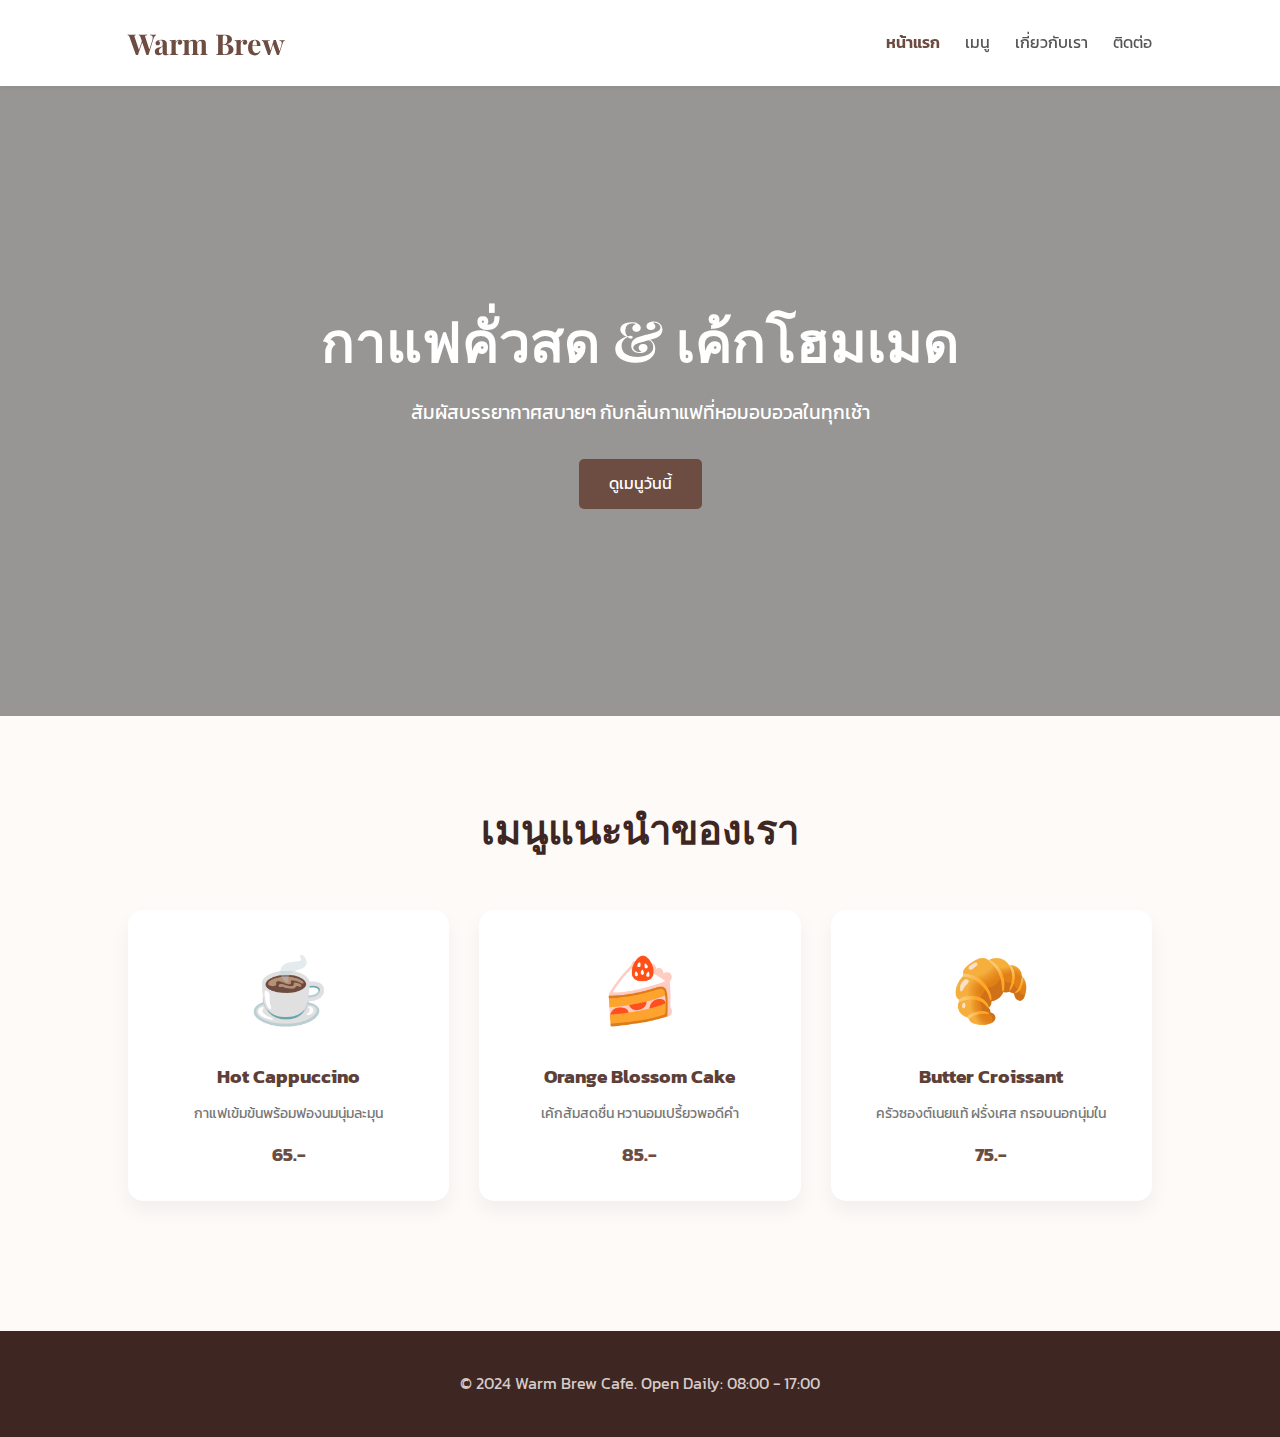
<file: index.html>
<!DOCTYPE html>
<html lang="th">
<head>
    <meta charset="UTF-8">
    <meta name="viewport" content="width=device-width, initial-scale=1.0">
    <title>Warm Brew & Bakery | Home</title>
    <link rel="stylesheet" href="home-style.css">
    <link href="https://fonts.googleapis.com/css2?family=Kanit:wght@300;400;600&family=Playfair+Display:ital,wght@0,700;1,700&display=swap" rel="stylesheet">
</head>
<body>

    <header class="navbar">
        <div class="logo">Warm Brew</div>
        <nav>
            <ul>
                <li><a href="#" class="active">หน้าแรก</a></li>
                <li><a href="#">เมนู</a></li>
                <li><a href="#">เกี่ยวกับเรา</a></li>
                <li><a href="#">ติดต่อ</a></li>
            </ul>
        </nav>
    </header>

    <section class="hero">
        <div class="hero-content">
            <h1>กาแฟคั่วสด & เค้กโฮมเมด</h1>
            <p>สัมผัสบรรยากาศสบายๆ กับกลิ่นกาแฟที่หอมอบอวลในทุกเช้า</p>
            <a href="#menu" class="btn">ดูเมนูวันนี้</a>
        </div>
    </section>

    <section id="menu" class="featured-menu">
        <h2>เมนูแนะนำของเรา</h2>
        <div class="menu-grid">
            <div class="menu-item">
                <div class="img-placeholder">☕</div>
                <h3>Hot Cappuccino</h3>
                <p>กาแฟเข้มข้นพร้อมฟองนมนุ่มละมุน</p>
                <span class="price">65.-</span>
            </div>
            <div class="menu-item">
                <div class="img-placeholder">🍰</div>
                <h3>Orange Blossom Cake</h3>
                <p>เค้กส้มสดชื่น หวานอมเปรี้ยวพอดีคำ</p>
                <span class="price">85.-</span>
            </div>
            <div class="menu-item">
                <div class="img-placeholder">🥐</div>
                <h3>Butter Croissant</h3>
                <p>ครัวซองต์เนยแท้ ฝรั่งเศส กรอบนอกนุ่มใน</p>
                <span class="price">75.-</span>
            </div>
        </div>
    </section>

    <footer>
        <p>&copy; 2024 Warm Brew Cafe. Open Daily: 08:00 - 17:00</p>
    </footer>

</body>
</html>
</file>
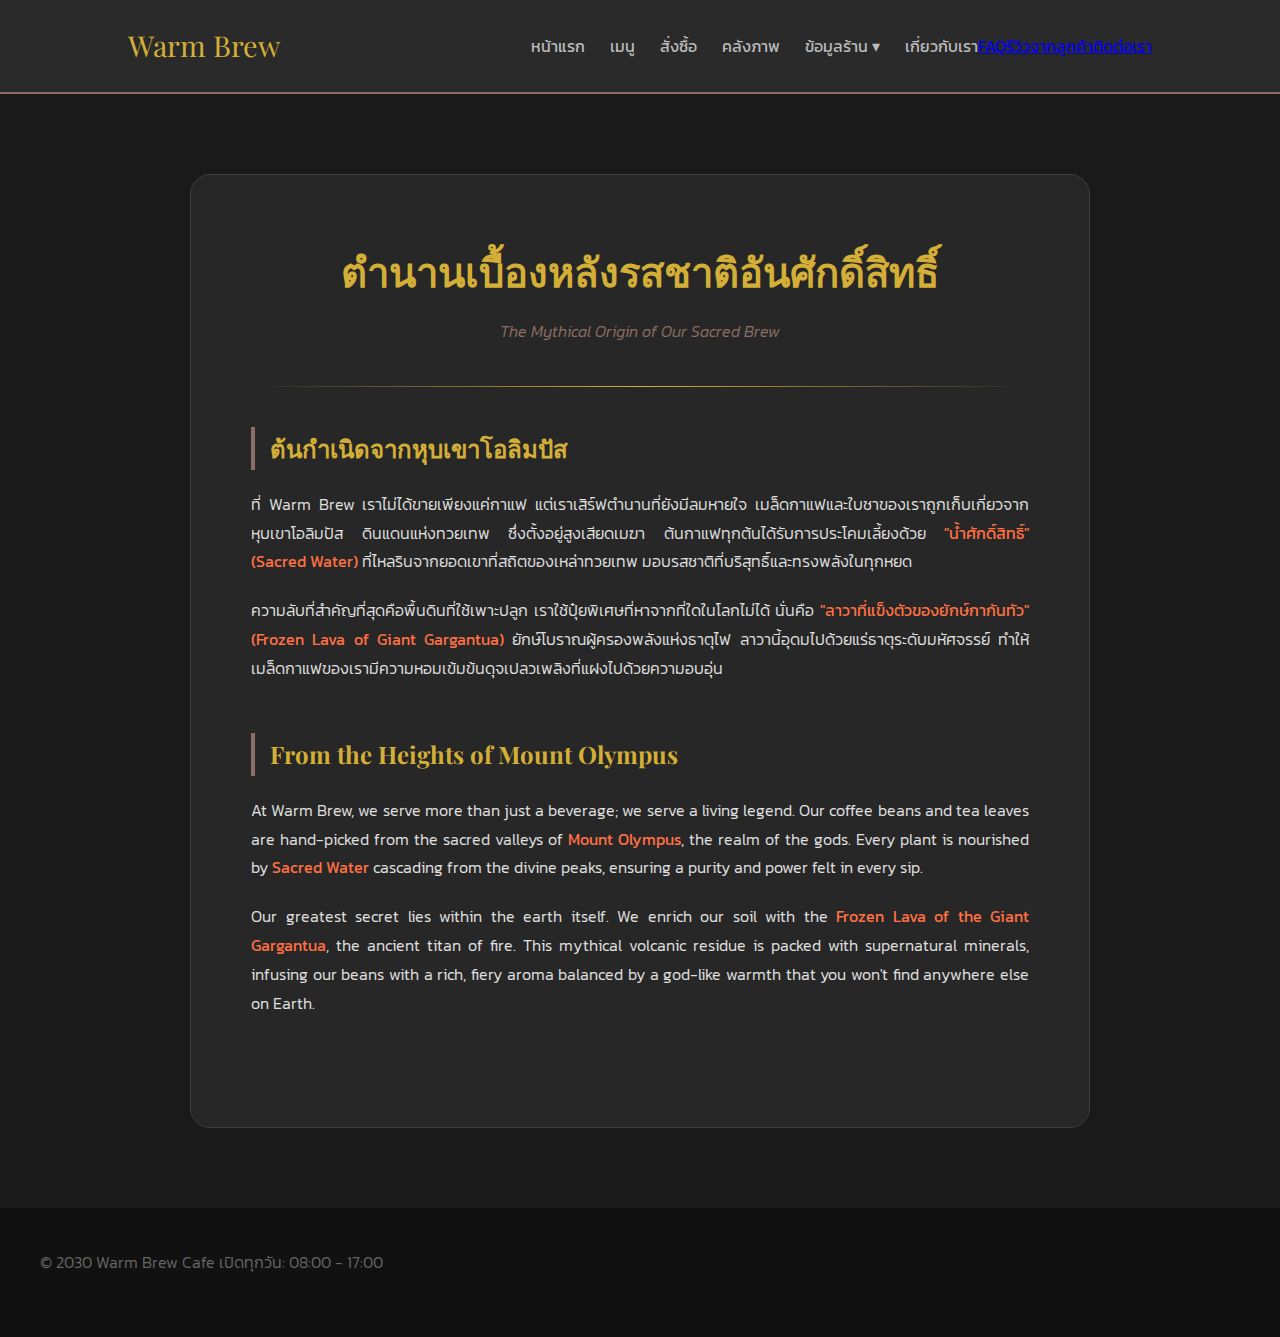
<file: about.html>
<!DOCTYPE html>
<html lang="th">
<head>
    <meta charset="UTF-8">
    <meta name="viewport" content="width=device-width, initial-scale=1.0">
    <title>About Us | Warm Brew</title>
    <link rel="stylesheet" href="about-style.css">
    <link href="https://fonts.googleapis.com/css2?family=Kanit:wght@300;400;600&family=Playfair+Display:ital,wght@0,700;1,700&display=swap" rel="stylesheet">
</head>
<body>

<header class="navbar">
    <div class="logo"><a href="index.html" style="text-decoration:none; color:inherit;">Warm Brew</a></div>
    <nav>
        <ul>
            <li><a href="index.html">หน้าแรก</a></li>
            <li><a href="menu.html">เมนู</a></li>
            <li><a href="order.html">สั่งซื้อ</a></li>
            <li><a href="gallery.html">คลังภาพ</a></li>
            
            <li class="dropdown">
                <a href="javascript:void(0)" class="dropbtn">ข้อมูลร้าน ▾</a>
                <div class="dropdown-content">
                    <li><a href="about.html">เกี่ยวกับเรา</a></li>
                    <a href="faq.html">FAQ</a>
                    <a href="reviews.html">รีวิวจากลูกค้า</a>
                    <a href="contact.html">ติดต่อเรา</a>
                </div>
            </li>
        </ul>
    </nav>
</header>

    <main class="about-container">
        <section class="story-section">
            <div class="story-content">
                <h1>ตำนานเบื้องหลังรสชาติอันศักดิ์สิทธิ์</h1>
                <p class="subtitle">The Mythical Origin of Our Sacred Brew</p>
                
                <hr class="divider">

                <article class="lang-th">
                    <h3>ต้นกำเนิดจากหุบเขาโอลิมปัส</h3>
                    <p>ที่ Warm Brew เราไม่ได้ขายเพียงแค่กาแฟ แต่เราเสิร์ฟตำนานที่ยังมีลมหายใจ เมล็ดกาแฟและใบชาของเราถูกเก็บเกี่ยวจากหุบเขาโอลิมปัส ดินแดนแห่งทวยเทพ ซึ่งตั้งอยู่สูงเสียดเมฆา ต้นกาแฟทุกต้นได้รับการประโคมเลี้ยงด้วย <strong>"น้ำศักดิ์สิทธิ์" (Sacred Water)</strong> ที่ไหลรินจากยอดเขาที่สถิตของเหล่าทวยเทพ มอบรสชาติที่บริสุทธิ์และทรงพลังในทุกหยด</p>
                    
                    <p>ความลับที่สำคัญที่สุดคือพื้นดินที่ใช้เพาะปลูก เราใช้ปุ๋ยพิเศษที่หาจากที่ใดในโลกไม่ได้ นั่นคือ <strong>"ลาวาที่แข็งตัวของยักษ์กากันทัว" (Frozen Lava of Giant Gargantua)</strong> ยักษ์โบราณผู้ครองพลังแห่งธาตุไฟ ลาวานี้อุดมไปด้วยแร่ธาตุระดับมหัศจรรย์ ทำให้เมล็ดกาแฟของเรามีความหอมเข้มข้นดุจเปลวเพลิงที่แฝงไปด้วยความอบอุ่น</p>
                </article>

                <article class="lang-en">
                    <h3>From the Heights of Mount Olympus</h3>
                    <p>At Warm Brew, we serve more than just a beverage; we serve a living legend. Our coffee beans and tea leaves are hand-picked from the sacred valleys of <strong>Mount Olympus</strong>, the realm of the gods. Every plant is nourished by <strong>Sacred Water</strong> cascading from the divine peaks, ensuring a purity and power felt in every sip.</p>
                    
                    <p>Our greatest secret lies within the earth itself. We enrich our soil with the <strong>Frozen Lava of the Giant Gargantua</strong>, the ancient titan of fire. This mythical volcanic residue is packed with supernatural minerals, infusing our beans with a rich, fiery aroma balanced by a god-like warmth that you won't find anywhere else on Earth.</p>
                </article>
            </div>
        </section>
    </main>

    <footer>
        <p>&copy; 2030 Warm Brew Cafe เปิดทุกวัน: 08:00 - 17:00</p>
    </footer>

</body>
</html>
</file>
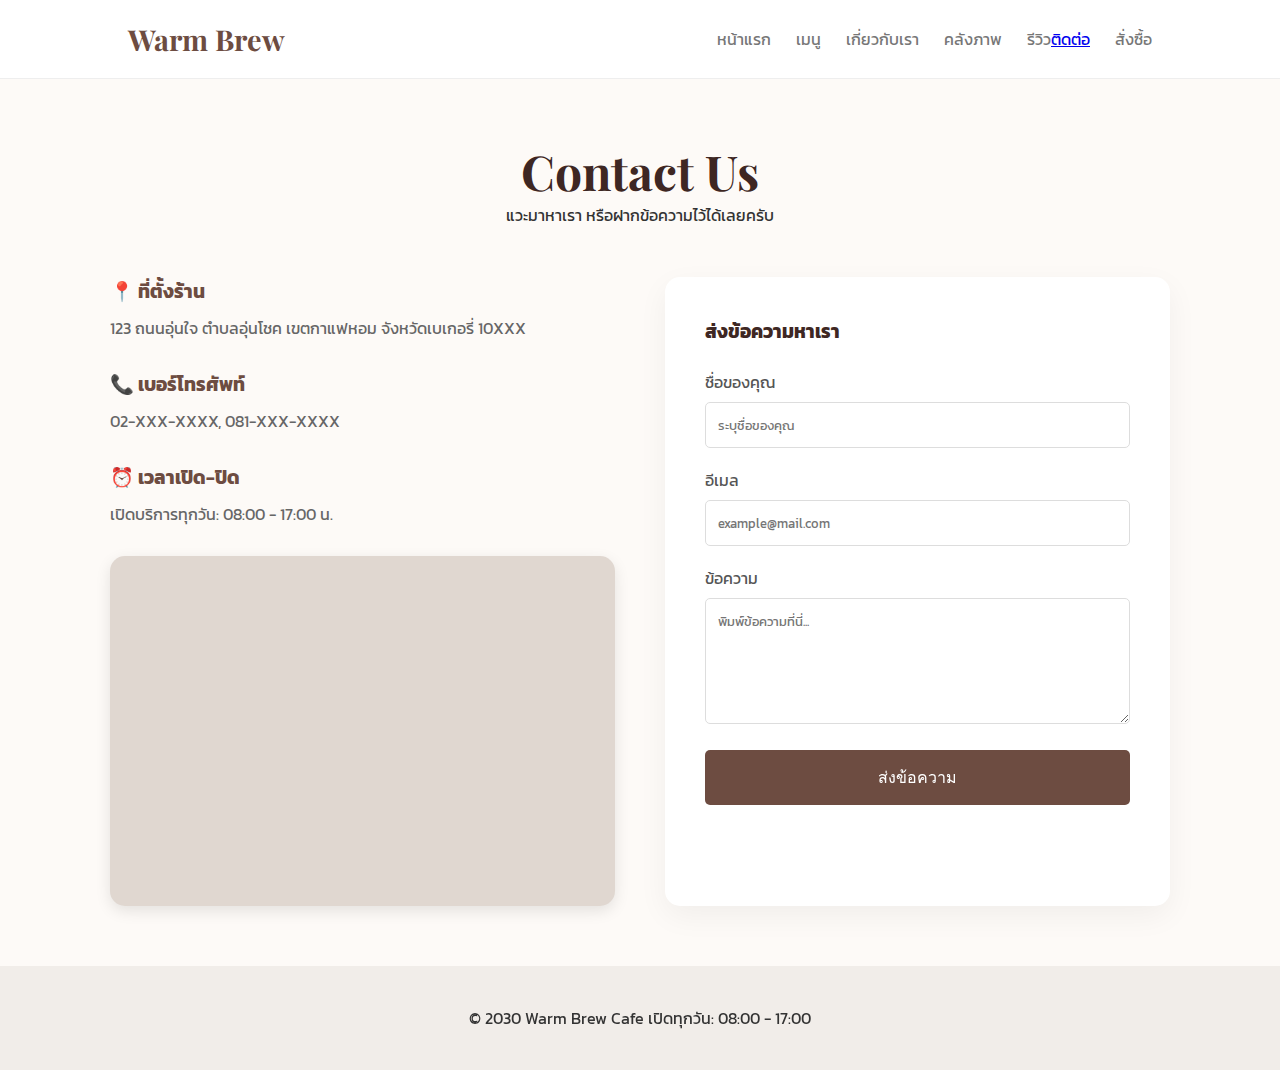
<file: contact.html>
<!DOCTYPE html>
<html lang="th">
<head>
    <meta charset="UTF-8">
    <meta name="viewport" content="width=device-width, initial-scale=1.0">
    <title>Contact Us | Warm Brew & Bakery</title>
    <link rel="stylesheet" href="contact-style.css">
    <link href="https://fonts.googleapis.com/css2?family=Kanit:wght@300;400;600&family=Playfair+Display:wght@700&display=swap" rel="stylesheet">
</head>
<body>

<header class="navbar">
    <div class="logo">
        <a href="index.html" style="text-decoration:none; color:inherit;">Warm Brew</a>
    </div>
    <nav>
        <ul>
            <li><a href="index.html">หน้าแรก</a></li>
            <li><a href="menu.html">เมนู</a></li>
            <li><a href="about.html">เกี่ยวกับเรา</a></li>
            <li><a href="gallery.html">คลังภาพ</a></li>
            <li><a href="reviews.html">รีวิว</a></li>
            <a href="contact.html" class="active">ติดต่อ</a>
            <li><a href="order.html">สั่งซื้อ</a></li>
        </ul>
    </nav>
</header>

    <main class="contact-container">
        <header class="contact-header">
            <h1>Contact Us</h1>
            <p>แวะมาหาเรา หรือฝากข้อความไว้ได้เลยครับ</p>
        </header>

        <div class="contact-grid">
            <div class="contact-info">
                <div class="info-item">
                    <h3>📍 ที่ตั้งร้าน</h3>
                    <p>123 ถนนอุ่นใจ ตำบลอุ่นโชค เขตกาแฟหอม จังหวัดเบเกอรี่ 10XXX</p>
                </div>
                <div class="info-item">
                    <h3>📞 เบอร์โทรศัพท์</h3>
                    <p>02-XXX-XXXX, 081-XXX-XXXX</p>
                </div>
                <div class="info-item">
                    <h3>⏰ เวลาเปิด-ปิด</h3>
                    <p>เปิดบริการทุกวัน: 08:00 - 17:00 น.</p>
                </div>
                <div class="map-container">
                    <iframe 
                        src="https://www.google.com/maps/embed?pb=!1m18!1m12!1m3!1d3875.58667664188!2d100.5273763!3d13.743474!2m3!1f0!2f0!3f0!3m2!1i1024!2i768!4f13.1!3m3!1m2!1s0x0%3A0x0!2zMTPCsDQ0JzM2LjUiTiAxMDDCsDMxJzM4LjYiRQ!5e0!3m2!1sth!2sth!4v1700000000000" 
                        width="100%" 
                        height="100%" 
                        style="border:0;" 
                        allowfullscreen="" 
                        loading="lazy" 
                        referrerpolicy="no-referrer-when-downgrade">
                    </iframe>
                </div>
            </div>

            <div class="contact-form">
                <h3>ส่งข้อความหาเรา</h3>
                <form>
                    <div class="form-group">
                        <label>ชื่อของคุณ</label>
                        <input type="text" placeholder="ระบุชื่อของคุณ">
                    </div>
                    <div class="form-group">
                        <label>อีเมล</label>
                        <input type="email" placeholder="example@mail.com">
                    </div>
                    <div class="form-group">
                        <label>ข้อความ</label>
                        <textarea rows="5" placeholder="พิมพ์ข้อความที่นี่..."></textarea>
                    </div>
                    <button type="submit" class="btn-submit">ส่งข้อความ</button>
                </form>
            </div>
        </div>
    </main>

    <footer>
        <p>&copy; 2030 Warm Brew Cafe เปิดทุกวัน: 08:00 - 17:00</p>
    </footer>

</body>
</html>
</file>
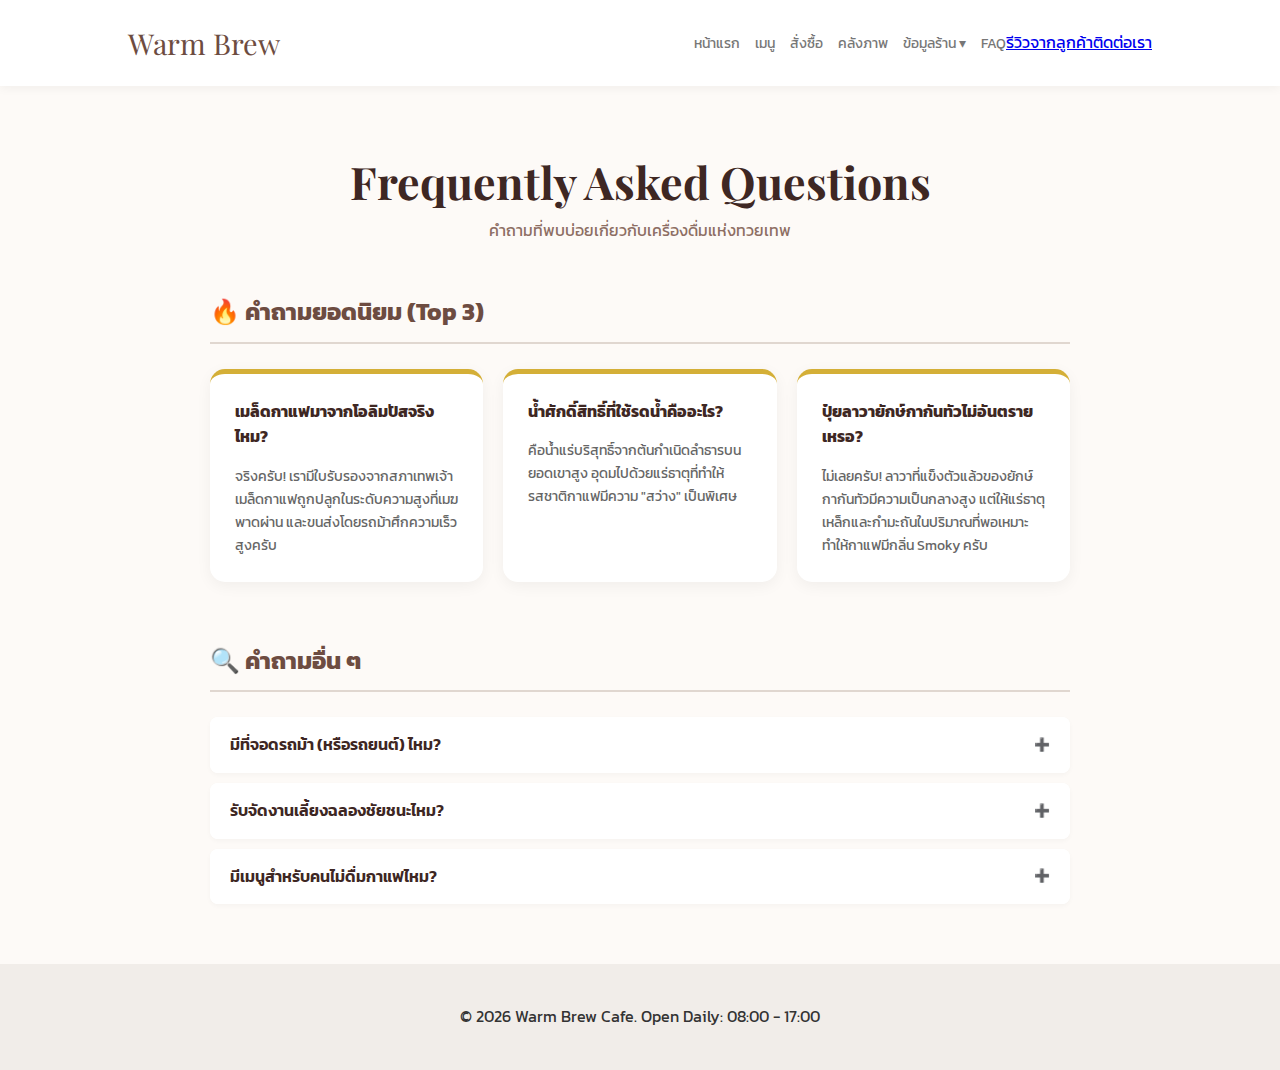
<file: faq.html>
<!DOCTYPE html>
<html lang="th">
<head>
    <meta charset="UTF-8">
    <meta name="viewport" content="width=device-width, initial-scale=1.0">
    <title>FAQ | Warm Brew</title>
    <link rel="stylesheet" href="faq-style.css">
    <link href="https://fonts.googleapis.com/css2?family=Kanit:wght@300;400;600&family=Playfair+Display:wght@700&display=swap" rel="stylesheet">
</head>
<body>

<header class="navbar">
    <div class="logo"><a href="index.html" style="text-decoration:none; color:inherit;">Warm Brew</a></div>
    <nav>
        <ul>
            <li><a href="index.html">หน้าแรก</a></li>
            <li><a href="menu.html">เมนู</a></li>
            <li><a href="order.html">สั่งซื้อ</a></li>
            <li><a href="gallery.html">คลังภาพ</a></li>
            
            <li class="dropdown">
                <a href="javascript:void(0)" class="dropbtn">ข้อมูลร้าน ▾</a>
                <div class="dropdown-content">
                    <a href="about.html">เกี่ยวกับเรา</a>
                    <li><a href="faq.html">FAQ</a></li>
                    <a href="reviews.html">รีวิวจากลูกค้า</a>
                    <a href="contact.html">ติดต่อเรา</a>
                </div>
            </li>
        </ul>
    </nav>
</header>

    <main class="faq-container">
        <header class="faq-header">
            <h1>Frequently Asked Questions</h1>
            <p>คำถามที่พบบ่อยเกี่ยวกับเครื่องดื่มแห่งทวยเทพ</p>
        </header>

        <section class="popular-faq">
            <h2>🔥 คำถามยอดนิยม (Top 3)</h2>
            <div class="faq-grid">
                <div class="faq-card">
                    <h4>เมล็ดกาแฟมาจากโอลิมปัสจริงไหม?</h4>
                    <p>จริงครับ! เรามีใบรับรองจากสภาเทพเจ้า เมล็ดกาแฟถูกปลูกในระดับความสูงที่เมฆพาดผ่าน และขนส่งโดยรถม้าศึกความเร็วสูงครับ</p>
                </div>
                <div class="faq-card">
                    <h4>น้ำศักดิ์สิทธิ์ที่ใช้รดน้ำคืออะไร?</h4>
                    <p>คือน้ำแร่บริสุทธิ์จากต้นกำเนิดลำธารบนยอดเขาสูง อุดมไปด้วยแร่ธาตุที่ทำให้รสชาติกาแฟมีความ "สว่าง" เป็นพิเศษ</p>
                </div>
                <div class="faq-card">
                    <h4>ปุ๋ยลาวายักษ์กากันทัวไม่อันตรายเหรอ?</h4>
                    <p>ไม่เลยครับ! ลาวาที่แข็งตัวแล้วของยักษ์กากันทัวมีความเป็นกลางสูง แต่ให้แร่ธาตุเหล็กและกำมะถันในปริมาณที่พอเหมาะ ทำให้กาแฟมีกลิ่น Smoky ครับ</p>
                </div>
            </div>
        </section>

        <section class="other-questions">
            <h2>🔍 คำถามอื่น ๆ</h2>
            
            <div class="accordion">
                <details>
                    <summary>มีที่จอดรถม้า (หรือรถยนต์) ไหม?</summary>
                    <div class="content">
                        <p>มีครับ! เรามีลานจอดกว้างขวางหน้าวิหาร รองรับได้ทั้งรถยนต์ รถจักรยานยนต์ และมีเสาผูกม้าศึกสำหรับท่านที่ควบม้ามาครับ</p>
                    </div>
                </details>

                <details>
                    <summary>รับจัดงานเลี้ยงฉลองชัยชนะไหม?</summary>
                    <div class="content">
                        <p>เรารับจัดงานวันเกิด งานมงคล และงานฉลองชัยชนะสงคราม (จำลอง) พร้อมเมนูพิเศษและเค้กก้อนยักษ์ครับ</p>
                    </div>
                </details>

                <details>
                    <summary>มีเมนูสำหรับคนไม่ดื่มกาแฟไหม?</summary>
                    <div class="content">
                        <p>แน่นอนครับ เรามีมัทฉะกรีนทีที่ปรุงด้วยกรรมวิธีลับ และน้ำผลไม้สกัดเย็นจากสวนของเหล่าเทพเจ้าครับ</p>
                    </div>
                </details>
            </div>
        </section>
    </main>

    <footer>
        <p>&copy; 2026 Warm Brew Cafe. Open Daily: 08:00 - 17:00</p>
    </footer>

</body>
</html>
</file>
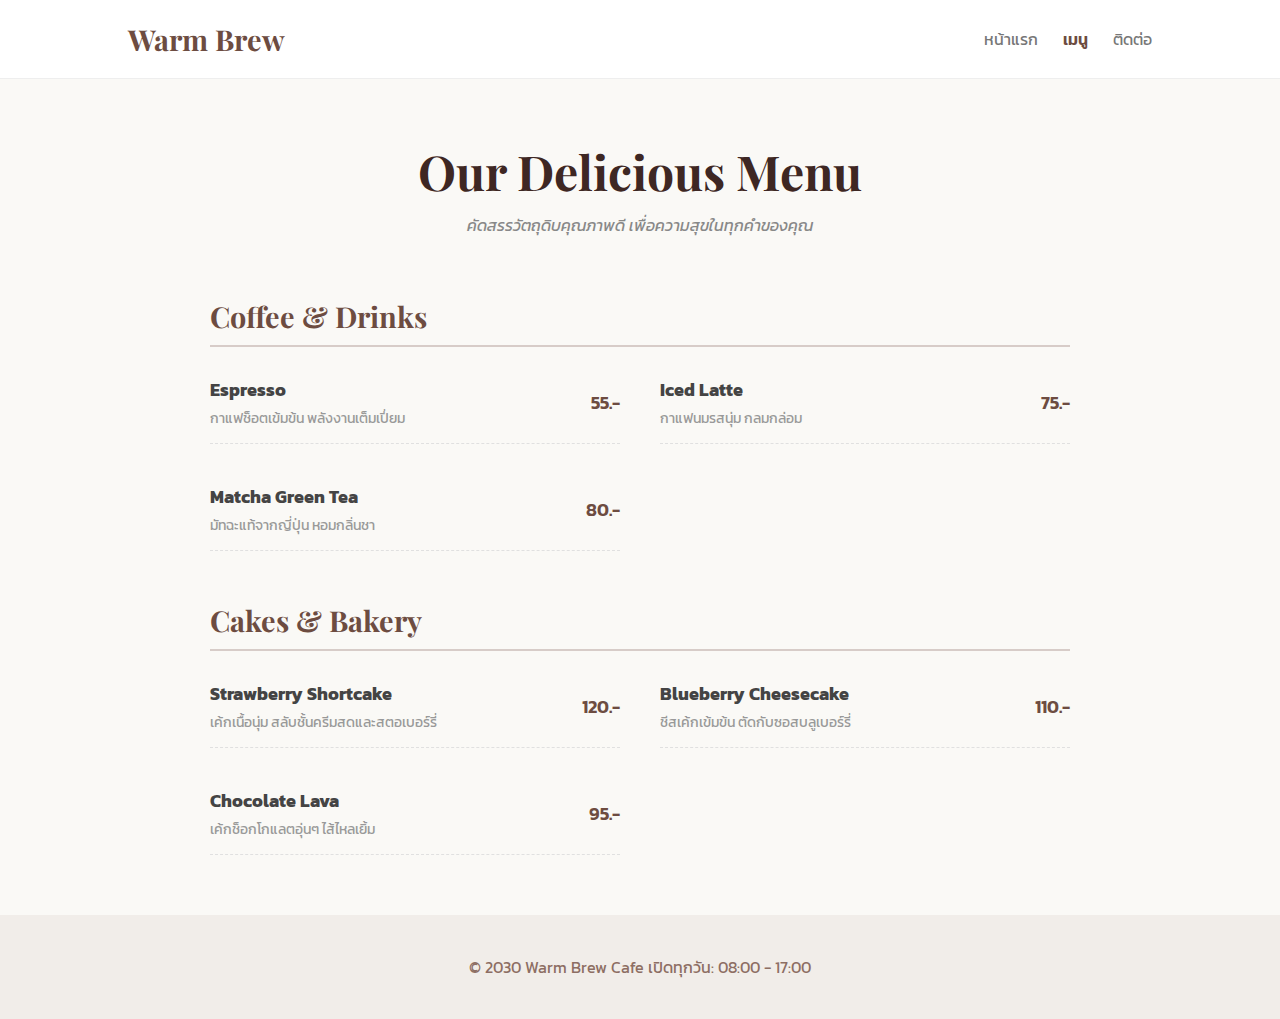
<file: menu.html>
<!DOCTYPE html>
<html lang="th">
<head>
    <meta charset="UTF-8">
    <meta name="viewport" content="width=device-width, initial-scale=1.0">
    <title>Our Menu | Warm Brew & Bakery</title>
    <link rel="stylesheet" href="menu-style.css">
    <link href="https://fonts.googleapis.com/css2?family=Kanit:wght@300;400;600&family=Playfair+Display:wght@700&display=swap" rel="stylesheet">
</head>
<body>

   <header class="navbar">
    <div class="logo"><a href="index.html" style="text-decoration:none; color:inherit;">Warm Brew</a></div>
    <nav>
        <ul>
            <li><a href="index.html">หน้าแรก</a></li>
            <li><a href="menu.html" class="active">เมนู</a></li>
            <li><a href="contact.html">ติดต่อ</a></li> </ul>
    </nav>
</header>

    <main class="menu-container">
        <header class="menu-header">
            <h1>Our Delicious Menu</h1>
            <p>คัดสรรวัตถุดิบคุณภาพดี เพื่อความสุขในทุกคำของคุณ</p>
        </header>

        <section class="menu-section">
            <h2 class="section-title">Coffee & Drinks</h2>
            <div class="menu-list">
                <div class="menu-card">
                    <div class="menu-info">
                        <h3>Espresso</h3>
                        <p>กาแฟช็อตเข้มข้น พลังงานเต็มเปี่ยม</p>
                    </div>
                    <div class="menu-price">55.-</div>
                </div>
                <div class="menu-card">
                    <div class="menu-info">
                        <h3>Iced Latte</h3>
                        <p>กาแฟนมรสนุ่ม กลมกล่อม</p>
                    </div>
                    <div class="menu-price">75.-</div>
                </div>
                <div class="menu-card">
                    <div class="menu-info">
                        <h3>Matcha Green Tea</h3>
                        <p>มัทฉะแท้จากญี่ปุ่น หอมกลิ่นชา</p>
                    </div>
                    <div class="menu-price">80.-</div>
                </div>
            </div>
        </section>

        <section class="menu-section">
            <h2 class="section-title">Cakes & Bakery</h2>
            <div class="menu-list">
                <div class="menu-card">
                    <div class="menu-info">
                        <h3>Strawberry Shortcake</h3>
                        <p>เค้กเนื้อนุ่ม สลับชั้นครีมสดและสตอเบอร์รี่</p>
                    </div>
                    <div class="menu-price">120.-</div>
                </div>
                <div class="menu-card">
                    <div class="menu-info">
                        <h3>Blueberry Cheesecake</h3>
                        <p>ชีสเค้กเข้มข้น ตัดกับซอสบลูเบอร์รี่</p>
                    </div>
                    <div class="menu-price">110.-</div>
                </div>
                <div class="menu-card">
                    <div class="menu-info">
                        <h3>Chocolate Lava</h3>
                        <p>เค้กช็อกโกแลตอุ่นๆ ไส้ไหลเยิ้ม</p>
                    </div>
                    <div class="menu-price">95.-</div>
                </div>
            </div>
        </section>
    </main>

    <footer>
        <p>&copy; 2030 Warm Brew Cafe เปิดทุกวัน: 08:00 - 17:00 </p>
    </footer>

</body>
</html>
</file>
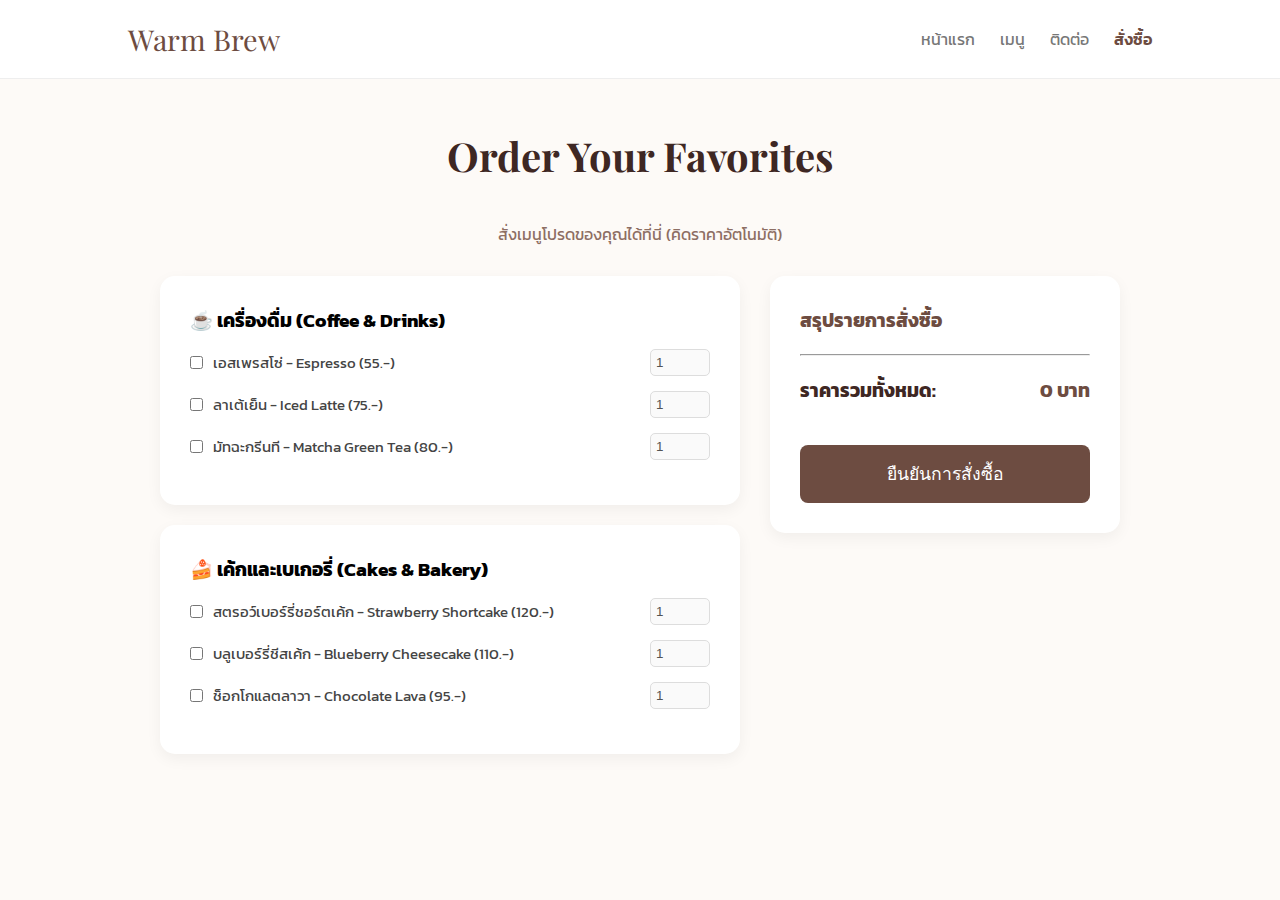
<file: order.html>
<!DOCTYPE html>
<html lang="th">
<head>
    <meta charset="UTF-8">
    <meta name="viewport" content="width=device-width, initial-scale=1.0">
    <title>สั่งซื้อสินค้า | Order Now | Warm Brew</title>
    <link rel="stylesheet" href="order-style.css">
    <link href="https://fonts.googleapis.com/css2?family=Kanit:wght@300;400;600&family=Playfair+Display:wght@700&display=swap" rel="stylesheet">
</head>
<body>

    <header class="navbar">
        <div class="logo"><a href="index.html" style="text-decoration:none; color:inherit;">Warm Brew</a></div>
        <nav>
            <ul>
                <li><a href="index.html">หน้าแรก</a></li>
                <li><a href="menu.html">เมนู</a></li>
                <li><a href="contact.html">ติดต่อ</a></li>
                <li><a href="order.html" class="active">สั่งซื้อ</a></li>
            </ul>
        </nav>
    </header>

    <main class="order-container">
        <div style="text-align: center; margin-bottom: 30px;">
            <h1 style="font-family: 'Playfair Display', serif; font-size: 2.5rem; color: #3e2723;">Order Your Favorites</h1>
            <p style="color: #8d6e63;">สั่งเมนูโปรดของคุณได้ที่นี่ (คิดราคาอัตโนมัติ)</p>
        </div>
        
        <div class="order-content">
            <div class="selection-area">
                
                <div class="order-card">
                    <h3>☕ เครื่องดื่ม (Coffee & Drinks)</h3>
                    <div class="item-row">
                        <input type="checkbox" class="product" data-price="55" id="item-espresso">
                        <label for="item-espresso">เอสเพรสโซ่ - Espresso (55.-)</label>
                        <input type="number" class="qty" value="1" min="1" disabled>
                    </div>
                    <div class="item-row">
                        <input type="checkbox" class="product" data-price="75" id="item-latte">
                        <label for="item-latte">ลาเต้เย็น - Iced Latte (75.-)</label>
                        <input type="number" class="qty" value="1" min="1" disabled>
                    </div>
                    <div class="item-row">
                        <input type="checkbox" class="product" data-price="80" id="item-matcha">
                        <label for="item-matcha">มัทฉะกรีนที - Matcha Green Tea (80.-)</label>
                        <input type="number" class="qty" value="1" min="1" disabled>
                    </div>
                </div>

                <div class="order-card">
                    <h3>🍰 เค้กและเบเกอรี่ (Cakes & Bakery)</h3>
                    <div class="item-row">
                        <input type="checkbox" class="product" data-price="120" id="item-strawberry">
                        <label for="item-strawberry">สตรอว์เบอร์รี่ชอร์ตเค้ก - Strawberry Shortcake (120.-)</label>
                        <input type="number" class="qty" value="1" min="1" disabled>
                    </div>
                    <div class="item-row">
                        <input type="checkbox" class="product" data-price="110" id="item-blueberry">
                        <label for="item-blueberry">บลูเบอร์รี่ชีสเค้ก - Blueberry Cheesecake (110.-)</label>
                        <input type="number" class="qty" value="1" min="1" disabled>
                    </div>
                    <div class="item-row">
                        <input type="checkbox" class="product" data-price="95" id="item-lava">
                        <label for="item-lava">ช็อกโกแลตลาวา - Chocolate Lava (95.-)</label>
                        <input type="number" class="qty" value="1" min="1" disabled>
                    </div>
                </div>
                
            </div>

            <div class="summary-area">
                <div class="summary-card">
                    <h3>สรุปรายการสั่งซื้อ</h3>
                    <hr>
                    <div id="order-list" style="margin-top: 15px; font-size: 0.9rem; color: #666;">
                        </div>
                    <div class="total-row" style="display: flex; justify-content: space-between; margin-top: 20px; font-weight: bold; font-size: 1.2rem;">
                        <span>ราคารวมทั้งหมด:</span>
                        <span class="total-price" style="color: #6d4c41;"><span id="total">0</span> บาท</span>
                    </div>
                    <button class="btn-order" onclick="processOrder()" style="width: 100%; padding: 15px; background: #6d4c41; color: white; border: none; border-radius: 8px; margin-top: 20px; cursor: pointer;">ยืนยันการสั่งซื้อ</button>
                </div>
            </div>
        </div>
    </main>

    <script>
        const products = document.querySelectorAll('.product');
        const totalDisplay = document.getElementById('total');

        products.forEach(product => {
            product.addEventListener('change', function() {
                const qtyInput = this.parentElement.querySelector('.qty');
                // เปิด/ปิด ช่องจำนวนเงิน
                qtyInput.disabled = !this.checked;
                if(!this.checked) qtyInput.value = 1; 
                calculateTotal();
            });
        });

        // ดักจับการเปลี่ยนตัวเลขจำนวน
        document.querySelectorAll('.qty').forEach(qty => {
            qty.addEventListener('input', calculateTotal);
            qty.addEventListener('change', calculateTotal);
        });

        function calculateTotal() {
            let total = 0;
            products.forEach(product => {
                if (product.checked) {
                    const price = parseInt(product.getAttribute('data-price'));
                    const qty = parseInt(product.parentElement.querySelector('.qty').value) || 0;
                    total += price * qty;
                }
            });
            totalDisplay.innerText = total.toLocaleString();
        }

        function processOrder() {
            const finalPrice = totalDisplay.innerText;
            if(finalPrice === "0") {
                alert("กรุณาเลือกเมนูที่ต้องการก่อนสั่งซื้อครับ");
            } else {
                alert("รับออเดอร์เรียบร้อยแล้ว! ยอดรวมทั้งหมด: " + finalPrice + " บาท");
            }
        }
    </script>

</body>
</html>
</file>
<file: faq-style.css>
* {
    margin: 0; padding: 0; box-sizing: border-box;
}

body {
    font-family: 'Kanit', sans-serif;
    background-color: #fdfaf7;
    color: #333;
    line-height: 1.6;
}

/* Navbar */
.navbar {
    display: flex; justify-content: space-between; align-items: center;
    padding: 20px 10%; background: #fff; box-shadow: 0 2px 10px rgba(0,0,0,0.05);
}

.logo { font-family: 'Playfair Display', serif; font-size: 1.8rem; color: #6d4c41; }
.navbar ul { display: flex; list-style: none; }
.navbar ul li { margin-left: 15px; }
.navbar ul li a { text-decoration: none; color: #777; font-size: 0.85rem; }
.navbar ul li a.active { color: #6d4c41; font-weight: 600; }

/* Layout */
.faq-container {
    max-width: 900px; margin: 60px auto; padding: 0 20px;
}

.faq-header { text-align: center; margin-bottom: 50px; }
.faq-header h1 { font-family: 'Playfair Display', serif; font-size: 2.8rem; color: #3e2723; }
.faq-header p { color: #8d6e63; }

h2 { margin-bottom: 25px; color: #6d4c41; border-bottom: 2px solid #e0d7d0; padding-bottom: 10px; }

/* Popular FAQ Cards */
.faq-grid {
    display: grid; grid-template-columns: repeat(auto-fit, minmax(250px, 1fr)); gap: 20px;
    margin-bottom: 60px;
}

.faq-card {
    background: #fff; padding: 25px; border-radius: 15px;
    box-shadow: 0 4px 15px rgba(0,0,0,0.05); border-top: 5px solid #d4af37;
}

.faq-card h4 { color: #3e2723; margin-bottom: 15px; }
.faq-card p { font-size: 0.9rem; color: #666; }

/* Accordion Section */
.accordion details {
    background: #fff; margin-bottom: 10px; border-radius: 8px;
    overflow: hidden; box-shadow: 0 2px 5px rgba(0,0,0,0.03);
}

summary {
    padding: 15px 20px; font-weight: 600; cursor: pointer;
    list-style: none; display: flex; justify-content: space-between; align-items: center;
    color: #3e2723; background: #fff;
}

summary::after { content: '➕'; font-size: 0.8rem; }
details[open] summary::after { content: '➖'; }

.content { padding: 15px 20px; background: #fffcf9; border-top: 1px solid #eee; color: #555; }

/* Footer */
footer { text-align: center; padding: 40px; background: #f1ede9; margin-top: 60px; }

/* จัดการตำแหน่งของ List */
.navbar ul {
    display: flex;
    align-items: center;
    list-style: none;
}

/* สไตล์ของตัวปุ่ม Dropdown */
.dropdown {
    position: relative;
    display: inline-block;
}

.dropbtn {
    cursor: pointer;
}

/* กล่องรายการที่จะแสดงลงมา */
.dropdown-content {
    display: none; /* ซ่อนไว้ก่อน */
    position: absolute;
    background-color: #ffffff;
    min-width: 180px;
    box-shadow: 0px 8px 16px 0px rgba(0,0,0,0.1);
    z-index: 1000;
    border-radius: 8px;
    margin-top: 10px;
    overflow: hidden;
}

/* สไตล์ของลิงก์ข้างใน Dropdown */
.dropdown-content a {
    color: #333 !important;
    padding: 12px 16px;
    text-decoration: none;
    display: block;
    font-size: 0.9rem;
    border-bottom: 1px solid #f1f1f1;
    transition: 0.3s;
}

.dropdown-content a:last-child {
    border-bottom: none;
}

/* เมื่อเอาเมาส์วางที่ลิงก์ย่อย */
.dropdown-content a:hover {
    background-color: #f9f5f2;
    color: #6d4c41 !important;
}

/* สั่งให้แสดงผลเมื่อเอาเมาส์ไปวางที่คำว่า "ข้อมูลร้าน" */
.dropdown:hover .dropdown-content {
    display: block;
    animation: fadeIn 0.3s;
}

/* เพิ่มแอนิเมชั่นให้นุ่มนวล */
@keyframes fadeIn {
    from { opacity: 0; transform: translateY(-10px); }
    to { opacity: 1; transform: translateY(0); }
}
</file>
<file: order-style.css>
* {
    margin: 0; padding: 0; box-sizing: border-box;
}

body {
    font-family: 'Kanit', sans-serif;
    background-color: #fdfaf7;
}

.navbar {
    display: flex; justify-content: space-between; align-items: center;
    padding: 20px 10%; background: #fff; border-bottom: 1px solid #eee;
}

.logo {
    font-family: 'Playfair Display', serif; font-size: 1.8rem; color: #6d4c41;
}

.navbar ul { display: flex; list-style: none; }
.navbar ul li { margin-left: 25px; }
.navbar ul li a { text-decoration: none; color: #777; }
.navbar ul li a.active { color: #6d4c41; font-weight: 600; }

.order-container {
    max-width: 1000px; margin: 50px auto; padding: 0 20px;
}

h1 { font-family: 'Playfair Display', serif; text-align: center; margin-bottom: 40px; color: #3e2723; }

.order-content {
    display: grid; grid-template-columns: 1fr 350px; gap: 30px;
}

@media (max-width: 768px) {
    .order-content { grid-template-columns: 1fr; }
}

.order-card, .summary-card {
    background: white; padding: 30px; border-radius: 15px;
    box-shadow: 0 5px 15px rgba(0,0,0,0.05); margin-bottom: 20px;
}

.item-row {
    display: flex; align-items: center; margin: 15px 0; gap: 10px;
}

.item-row input[type="number"] {
    width: 60px; padding: 5px; border: 1px solid #ddd; border-radius: 5px; margin-left: auto;
}

.summary-card h3 { color: #6d4c41; margin-bottom: 20px; }
.total-row {
    display: flex; justify-content: space-between;
    font-size: 1.3rem; font-weight: 600; margin: 20px 0; color: #3e2723;
}

.btn-order {
    width: 100%; padding: 15px; background: #6d4c41; color: white;
    border: none; border-radius: 10px; font-size: 1.1rem; cursor: pointer; transition: 0.3s;
}

.btn-order:hover { background: #5d4037; }

.order-header {
    text-align: center;
    margin-bottom: 40px;
}

.order-header h1 {
    font-size: 2.8rem;
    margin-bottom: 5px;
}

.order-header p {
    color: #8d6e63;
    font-weight: 300;
}

/* ปรับให้ label ภาษาไทยอ่านง่ายขึ้น */
.item-row label {
    font-size: 0.95rem;
    color: #444;
    cursor: pointer;
}

/* เพิ่มสีตอนเอาเมาส์ไปวางที่แถวสินค้า */
.item-row:hover {
    background-color: #fffaf0;
    border-radius: 5px;
}

@media (max-width: 768px) {
    /* ให้ฝั่งเลือกสินค้ากับฝั่งสรุปยอดเงินวางซ้อนกัน */
    .order-content {
        grid-template-columns: 1fr;
    }
    
    .summary-area {
        position: static; /* ให้สรุปยอดเลื่อนลงมาต่อท้ายสินค้า */
        width: 100%;
    }
}

/* จัดการตำแหน่งของ List */
.navbar ul {
    display: flex;
    align-items: center;
    list-style: none;
}

/* สไตล์ของตัวปุ่ม Dropdown */
.dropdown {
    position: relative;
    display: inline-block;
}

.dropbtn {
    cursor: pointer;
}

/* กล่องรายการที่จะแสดงลงมา */
.dropdown-content {
    display: none; /* ซ่อนไว้ก่อน */
    position: absolute;
    background-color: #ffffff;
    min-width: 180px;
    box-shadow: 0px 8px 16px 0px rgba(0,0,0,0.1);
    z-index: 1000;
    border-radius: 8px;
    margin-top: 10px;
    overflow: hidden;
}

/* สไตล์ของลิงก์ข้างใน Dropdown */
.dropdown-content a {
    color: #333 !important;
    padding: 12px 16px;
    text-decoration: none;
    display: block;
    font-size: 0.9rem;
    border-bottom: 1px solid #f1f1f1;
    transition: 0.3s;
}

.dropdown-content a:last-child {
    border-bottom: none;
}

/* เมื่อเอาเมาส์วางที่ลิงก์ย่อย */
.dropdown-content a:hover {
    background-color: #f9f5f2;
    color: #6d4c41 !important;
}

/* สั่งให้แสดงผลเมื่อเอาเมาส์ไปวางที่คำว่า "ข้อมูลร้าน" */
.dropdown:hover .dropdown-content {
    display: block;
    animation: fadeIn 0.3s;
}

/* เพิ่มแอนิเมชั่นให้นุ่มนวล */
@keyframes fadeIn {
    from { opacity: 0; transform: translateY(-10px); }
    to { opacity: 1; transform: translateY(0); }
}
</file>
<file: home-style.css>
/* Reset & Base Styles */
* {
    margin: 0;
    padding: 0;
    box-sizing: border-box;
}

body {
    font-family: 'Kanit', sans-serif;
    line-height: 1.6;
    color: #4a4a4a;
    background-color: #fdfaf7; /* สีพื้นหลังครีมอ่อน */
}

/* Navigation */
.navbar {
    display: flex;
    justify-content: space-between;
    align-items: center;
    padding: 20px 10%;
    background: #fff;
    box-shadow: 0 2px 5px rgba(0,0,0,0.05);
    position: sticky;
    top: 0;
    z-index: 1000;
}

.logo {
    font-family: 'Playfair Display', serif;
    font-size: 1.8rem;
    font-weight: bold;
    color: #6d4c41;
}

.navbar ul {
    display: flex;
    list-style: none;
}

.navbar ul li {
    margin-left: 25px;
}

.navbar ul li a {
    text-decoration: none;
    color: #555;
    font-weight: 400;
    transition: 0.3s;
}

.navbar ul li a.active, .navbar ul li a:hover {
    color: #6d4c41;
    font-weight: 600;
}

/* Hero Section */
.hero {
    height: 70vh;
    background: linear-gradient(rgba(0,0,0,0.4), rgba(0,0,0,0.4)), 
                url('https://images.unsplash.com/photo-1501339847302-ac426a4a7cbb?auto=format&fit=crop&w=1350&q=80'); /* รูปพื้นหลังร้านกาแฟ */
    background-size: cover;
    background-position: center;
    display: flex;
    align-items: center;
    justify-content: center;
    text-align: center;
    color: white;
}

.hero-content h1 {
    font-family: 'Playfair Display', serif;
    font-size: 3.5rem;
    margin-bottom: 15px;
}

.hero-content p {
    font-size: 1.2rem;
    margin-bottom: 30px;
}

.btn {
    display: inline-block;
    background-color: #6d4c41;
    color: white;
    padding: 12px 30px;
    text-decoration: none;
    border-radius: 5px;
    transition: 0.3s;
}

.btn:hover {
    background-color: #5d4037;
    transform: translateY(-2px);
}

/* Featured Menu Section */
.featured-menu {
    padding: 80px 10%;
    text-align: center;
}

.featured-menu h2 {
    font-family: 'Playfair Display', serif;
    font-size: 2.5rem;
    margin-bottom: 50px;
    color: #3e2723;
}

.menu-grid {
    display: grid;
    grid-template-columns: repeat(auto-fit, minmax(250px, 1fr));
    gap: 30px;
}

.menu-item {
    background: white;
    padding: 30px;
    border-radius: 15px;
    box-shadow: 0 10px 20px rgba(0,0,0,0.05);
    transition: 0.3s;
}

.menu-item:hover {
    transform: translateY(-10px);
}

.img-placeholder {
    font-size: 4rem;
    margin-bottom: 20px;
}

.menu-item h3 {
    margin-bottom: 10px;
    color: #5d4037;
}

.menu-item p {
    font-size: 0.9rem;
    color: #777;
    margin-bottom: 15px;
}

.price {
    font-weight: bold;
    color: #6d4c41;
    font-size: 1.2rem;
}

/* Footer */
footer {
    background: #3e2723;
    color: #d7ccc8;
    text-align: center;
    padding: 40px 0;
    margin-top: 50px;
}

/* เมื่อหน้าจอมีความกว้างน้อยกว่า 768px (ขนาดมือถือและแท็บเล็ตแนวตั้ง) */
@media (max-width: 768px) {
    /* ปรับเมนูบาร์ให้เรียงกันลงมา หรือเว้นระยะใหม่ */
    .navbar {
        flex-direction: column;
        padding: 15px;
    }

    .navbar ul {
        margin-top: 15px;
        justify-content: center;
        width: 100%;
    }

    .navbar ul li {
        margin: 0 10px; /* ลดระยะห่างระหว่างเมนู */
    }

    /* ปรับขนาดตัวอักษรหน้า Hero */
    .hero-content h1 {
        font-size: 2rem;
    }

    /* ปรับ Grid เมนูหน้าแรกให้โชว์แค่ 1 คอลัมน์ */
    .menu-grid {
        grid-template-columns: 1fr;
    }
}

/* จัดการตำแหน่งของ List */
.navbar ul {
    display: flex;
    align-items: center;
    list-style: none;
}

/* สไตล์ของตัวปุ่ม Dropdown */
.dropdown {
    position: relative;
    display: inline-block;
}

.dropbtn {
    cursor: pointer;
}

/* กล่องรายการที่จะแสดงลงมา */
.dropdown-content {
    display: none; /* ซ่อนไว้ก่อน */
    position: absolute;
    background-color: #ffffff;
    min-width: 180px;
    box-shadow: 0px 8px 16px 0px rgba(0,0,0,0.1);
    z-index: 1000;
    border-radius: 8px;
    margin-top: 10px;
    overflow: hidden;
}

/* สไตล์ของลิงก์ข้างใน Dropdown */
.dropdown-content a {
    color: #333 !important;
    padding: 12px 16px;
    text-decoration: none;
    display: block;
    font-size: 0.9rem;
    border-bottom: 1px solid #f1f1f1;
    transition: 0.3s;
}

.dropdown-content a:last-child {
    border-bottom: none;
}

/* เมื่อเอาเมาส์วางที่ลิงก์ย่อย */
.dropdown-content a:hover {
    background-color: #f9f5f2;
    color: #6d4c41 !important;
}

/* สั่งให้แสดงผลเมื่อเอาเมาส์ไปวางที่คำว่า "ข้อมูลร้าน" */
.dropdown:hover .dropdown-content {
    display: block;
    animation: fadeIn 0.3s;
}

/* เพิ่มแอนิเมชั่นให้นุ่มนวล */
@keyframes fadeIn {
    from { opacity: 0; transform: translateY(-10px); }
    to { opacity: 1; transform: translateY(0); }
}
</file>
<file: about-style.css>
/* Reset & Base */
* {
    margin: 0;
    padding: 0;
    box-sizing: border-box;
}

body {
    font-family: 'Kanit', sans-serif;
    background-color: #1a1a1a; /* พื้นหลังสีดำถ่าน ดูขลัง */
    color: #e0e0e0;
    line-height: 1.8;
}

/* Navbar */
.navbar {
    display: flex;
    justify-content: space-between;
    align-items: center;
    padding: 20px 10%;
    background: #2a2a2a;
    border-bottom: 2px solid #8d6e63;
}

.logo {
    font-family: 'Playfair Display', serif;
    font-size: 1.8rem;
    color: #d4af37; /* สีทองทวยเทพ */
}

.navbar ul {
    display: flex;
    list-style: none;
}

.navbar ul li { margin-left: 25px; }

.navbar ul li a {
    text-decoration: none;
    color: #bbb;
    transition: 0.3s;
}

.navbar ul li a.active, .navbar ul li a:hover {
    color: #d4af37;
}

/* About Content */
.about-container {
    max-width: 900px;
    margin: 80px auto;
    padding: 0 40px;
    background: rgba(42, 42, 42, 0.8);
    border-radius: 20px;
    border: 1px solid #3d3d3d;
}

.story-section {
    padding: 60px 20px;
}

.story-content h1 {
    font-family: 'Playfair Display', serif;
    font-size: 2.5rem;
    color: #d4af37;
    text-align: center;
    margin-bottom: 10px;
}

.subtitle {
    text-align: center;
    font-style: italic;
    color: #8d6e63;
    margin-bottom: 30px;
}

.divider {
    border: 0;
    height: 1px;
    background-image: linear-gradient(to right, transparent, #d4af37, transparent);
    margin: 40px 0;
}

article {
    margin-bottom: 50px;
}

h3 {
    font-family: 'Playfair Display', serif;
    color: #d4af37;
    font-size: 1.5rem;
    margin-bottom: 20px;
    border-left: 4px solid #8d6e63;
    padding-left: 15px;
}

p {
    margin-bottom: 20px;
    font-weight: 300;
    text-align: justify;
}

strong {
    color: #ff7043; /* สีลาวา */
}

/* Footer */
footer {
    text-align: center;
    padding: 40px;
    background: #111;
    color: #666;
    margin-top: 50px;
}

/* เมื่อหน้าจอมีความกว้างน้อยกว่า 768px (ขนาดมือถือและแท็บเล็ตแนวตั้ง) */
@media (max-width: 768px) {
    /* ปรับเมนูบาร์ให้เรียงกันลงมา หรือเว้นระยะใหม่ */
    .navbar {
        flex-direction: column;
        padding: 15px;
    }

    .navbar ul {
        margin-top: 15px;
        justify-content: center;
        width: 100%;
    }

    .navbar ul li {
        margin: 0 10px; /* ลดระยะห่างระหว่างเมนู */
    }

    /* ปรับขนาดตัวอักษรหน้า Hero */
    .hero-content h1 {
        font-size: 2rem;
    }

    /* ปรับ Grid เมนูหน้าแรกให้โชว์แค่ 1 คอลัมน์ */
    .menu-grid {
        grid-template-columns: 1fr;
    }
}

/* จัดการตำแหน่งของ List */
.navbar ul {
    display: flex;
    align-items: center;
    list-style: none;
}

/* สไตล์ของตัวปุ่ม Dropdown */
.dropdown {
    position: relative;
    display: inline-block;
}

.dropbtn {
    cursor: pointer;
}

/* กล่องรายการที่จะแสดงลงมา */
.dropdown-content {
    display: none; /* ซ่อนไว้ก่อน */
    position: absolute;
    background-color: #ffffff;
    min-width: 180px;
    box-shadow: 0px 8px 16px 0px rgba(0,0,0,0.1);
    z-index: 1000;
    border-radius: 8px;
    margin-top: 10px;
    overflow: hidden;
}

/* สไตล์ของลิงก์ข้างใน Dropdown */
.dropdown-content a {
    color: #333 !important;
    padding: 12px 16px;
    text-decoration: none;
    display: block;
    font-size: 0.9rem;
    border-bottom: 1px solid #f1f1f1;
    transition: 0.3s;
}

.dropdown-content a:last-child {
    border-bottom: none;
}

/* เมื่อเอาเมาส์วางที่ลิงก์ย่อย */
.dropdown-content a:hover {
    background-color: #f9f5f2;
    color: #6d4c41 !important;
}

/* สั่งให้แสดงผลเมื่อเอาเมาส์ไปวางที่คำว่า "ข้อมูลร้าน" */
.dropdown:hover .dropdown-content {
    display: block;
    animation: fadeIn 0.3s;
}

/* เพิ่มแอนิเมชั่นให้นุ่มนวล */
@keyframes fadeIn {
    from { opacity: 0; transform: translateY(-10px); }
    to { opacity: 1; transform: translateY(0); }
}
</file>
<file: contact-style.css>
/* Reset & Base Styles */
* {
    margin: 0;
    padding: 0;
    box-sizing: border-box;
}

body {
    font-family: 'Kanit', sans-serif;
    background-color: #fdfaf7;
    color: #333;
}

/* Navbar (Same as other pages) */
.navbar {
    display: flex;
    justify-content: space-between;
    align-items: center;
    padding: 20px 10%;
    background: #fff;
    border-bottom: 1px solid #eee;
}

.logo {
    font-family: 'Playfair Display', serif;
    font-size: 1.8rem;
    font-weight: bold;
    color: #6d4c41;
}

.navbar ul {
    display: flex;
    list-style: none;
}

.navbar ul li {
    margin-left: 25px;
}

.navbar ul li a {
    text-decoration: none;
    color: #777;
    transition: 0.3s;
}

.navbar ul li a.active {
    color: #6d4c41;
    font-weight: 600;
}

/* Contact Layout */
.contact-container {
    max-width: 1100px;
    margin: 60px auto;
    padding: 0 20px;
}

.contact-header {
    text-align: center;
    margin-bottom: 50px;
}

.contact-header h1 {
    font-family: 'Playfair Display', serif;
    font-size: 3rem;
    color: #3e2723;
}

.contact-grid {
    display: grid;
    grid-template-columns: repeat(auto-fit, minmax(350px, 1fr));
    gap: 50px;
}

/* Contact Info Side */
.info-item {
    margin-bottom: 30px;
}

.info-item h3 {
    color: #6d4c41;
    margin-bottom: 10px;
    font-size: 1.2rem;
}

.info-item p {
    color: #666;
}

/* ปรับปรุงจาก .map-placeholder เดิม */
.map-container {
    width: 100%;
    height: 350px; /* ปรับความสูงตามชอบ */
    background-color: #e0d7d0;
    border-radius: 15px;
    overflow: hidden; /* เพื่อให้ขอบ iframe มนตามคอนเทนเนอร์ */
    box-shadow: 0 5px 15px rgba(0,0,0,0.1);
    margin-top: 20px;
}

.map-container iframe {
    width: 100%;
    height: 100%;
    border: none;
}
/* Contact Form Side */
.contact-form {
    background: #fff;
    padding: 40px;
    border-radius: 15px;
    box-shadow: 0 10px 30px rgba(0,0,0,0.05);
}

.contact-form h3 {
    margin-bottom: 25px;
    color: #3e2723;
}

.form-group {
    margin-bottom: 20px;
}

.form-group label {
    display: block;
    margin-bottom: 8px;
    font-weight: 400;
    color: #555;
}

.form-group input, .form-group textarea {
    width: 100%;
    padding: 12px;
    border: 1px solid #ddd;
    border-radius: 5px;
    font-family: 'Kanit', sans-serif;
}

.btn-submit {
    width: 100%;
    padding: 15px;
    background-color: #6d4c41;
    color: white;
    border: none;
    border-radius: 5px;
    font-size: 1rem;
    cursor: pointer;
    transition: 0.3s;
}

.btn-submit:hover {
    background-color: #5d4037;
}

/* Footer */
footer {
    text-align: center;
    padding: 40px;
    background: #f1ede9;
    margin-top: 60px;
}

/* เมื่อหน้าจอมีความกว้างน้อยกว่า 768px (ขนาดมือถือและแท็บเล็ตแนวตั้ง) */
@media (max-width: 768px) {
    /* ปรับเมนูบาร์ให้เรียงกันลงมา หรือเว้นระยะใหม่ */
    .navbar {
        flex-direction: column;
        padding: 15px;
    }

    .navbar ul {
        margin-top: 15px;
        justify-content: center;
        width: 100%;
    }

    .navbar ul li {
        margin: 0 10px; /* ลดระยะห่างระหว่างเมนู */
    }

    /* ปรับขนาดตัวอักษรหน้า Hero */
    .hero-content h1 {
        font-size: 2rem;
    }

    /* ปรับ Grid เมนูหน้าแรกให้โชว์แค่ 1 คอลัมน์ */
    .menu-grid {
        grid-template-columns: 1fr;
    }
}

/* จัดการตำแหน่งของ List */
.navbar ul {
    display: flex;
    align-items: center;
    list-style: none;
}

/* สไตล์ของตัวปุ่ม Dropdown */
.dropdown {
    position: relative;
    display: inline-block;
}

.dropbtn {
    cursor: pointer;
}

/* กล่องรายการที่จะแสดงลงมา */
.dropdown-content {
    display: none; /* ซ่อนไว้ก่อน */
    position: absolute;
    background-color: #ffffff;
    min-width: 180px;
    box-shadow: 0px 8px 16px 0px rgba(0,0,0,0.1);
    z-index: 1000;
    border-radius: 8px;
    margin-top: 10px;
    overflow: hidden;
}

/* สไตล์ของลิงก์ข้างใน Dropdown */
.dropdown-content a {
    color: #333 !important;
    padding: 12px 16px;
    text-decoration: none;
    display: block;
    font-size: 0.9rem;
    border-bottom: 1px solid #f1f1f1;
    transition: 0.3s;
}

.dropdown-content a:last-child {
    border-bottom: none;
}

/* เมื่อเอาเมาส์วางที่ลิงก์ย่อย */
.dropdown-content a:hover {
    background-color: #f9f5f2;
    color: #6d4c41 !important;
}

/* สั่งให้แสดงผลเมื่อเอาเมาส์ไปวางที่คำว่า "ข้อมูลร้าน" */
.dropdown:hover .dropdown-content {
    display: block;
    animation: fadeIn 0.3s;
}

/* เพิ่มแอนิเมชั่นให้นุ่มนวล */
@keyframes fadeIn {
    from { opacity: 0; transform: translateY(-10px); }
    to { opacity: 1; transform: translateY(0); }
}
</file>
<file: menu-style.css>
/* Reset & Base Styles */
* {
    margin: 0;
    padding: 0;
    box-sizing: border-box;
}

body {
    font-family: 'Kanit', sans-serif;
    background-color: #faf9f6; /* สีออฟไวท์ */
    color: #333;
}

/* Navbar (Reuse basic style but can be customized) */
.navbar {
    display: flex;
    justify-content: space-between;
    align-items: center;
    padding: 20px 10%;
    background: #fff;
    border-bottom: 1px solid #eee;
}

.logo {
    font-family: 'Playfair Display', serif;
    font-size: 1.8rem;
    font-weight: bold;
    color: #6d4c41;
}

.navbar ul {
    display: flex;
    list-style: none;
}

.navbar ul li {
    margin-left: 25px;
}

.navbar ul li a {
    text-decoration: none;
    color: #777;
    transition: 0.3s;
}

.navbar ul li a.active {
    color: #6d4c41;
    font-weight: 600;
}

/* Menu Layout */
.menu-container {
    max-width: 900px;
    margin: 60px auto;
    padding: 0 20px;
}

.menu-header {
    text-align: center;
    margin-bottom: 60px;
}

.menu-header h1 {
    font-family: 'Playfair Display', serif;
    font-size: 3rem;
    color: #3e2723;
    margin-bottom: 10px;
}

.menu-header p {
    color: #888;
    font-style: italic;
}

/* Section Styling */
.menu-section {
    margin-bottom: 50px;
}

.section-title {
    font-family: 'Playfair Display', serif;
    font-size: 1.8rem;
    color: #6d4c41;
    border-bottom: 2px solid #d7ccc8;
    padding-bottom: 10px;
    margin-bottom: 30px;
}

/* Menu Card Styling */
.menu-list {
    display: grid;
    grid-template-columns: 1fr; /* บนมือถือแสดงแถวเดียว */
    gap: 20px;
}

@media (min-width: 768px) {
    .menu-list {
        grid-template-columns: 1fr 1fr; /* บนคอมแสดง 2 คอลัมน์ */
        gap: 40px;
    }
}

.menu-card {
    display: flex;
    justify-content: space-between;
    align-items: center;
    padding-bottom: 15px;
    border-bottom: 1px dashed #e0e0e0;
}

.menu-info h3 {
    font-size: 1.1rem;
    color: #444;
    margin-bottom: 5px;
}

.menu-info p {
    font-size: 0.85rem;
    color: #999;
}

.menu-price {
    font-weight: 600;
    color: #6d4c41;
    font-size: 1.1rem;
}

/* Footer */
footer {
    text-align: center;
    padding: 40px;
    background: #f1ede9;
    color: #8d6e63;
}

/* เมื่อหน้าจอมีความกว้างน้อยกว่า 768px (ขนาดมือถือและแท็บเล็ตแนวตั้ง) */
@media (max-width: 768px) {
    /* ปรับเมนูบาร์ให้เรียงกันลงมา หรือเว้นระยะใหม่ */
    .navbar {
        flex-direction: column;
        padding: 15px;
    }

    .navbar ul {
        margin-top: 15px;
        justify-content: center;
        width: 100%;
    }

    .navbar ul li {
        margin: 0 10px; /* ลดระยะห่างระหว่างเมนู */
    }

    /* ปรับขนาดตัวอักษรหน้า Hero */
    .hero-content h1 {
        font-size: 2rem;
    }

    /* ปรับ Grid เมนูหน้าแรกให้โชว์แค่ 1 คอลัมน์ */
    .menu-grid {
        grid-template-columns: 1fr;
    }
}

/* จัดการตำแหน่งของ List */
.navbar ul {
    display: flex;
    align-items: center;
    list-style: none;
}

/* สไตล์ของตัวปุ่ม Dropdown */
.dropdown {
    position: relative;
    display: inline-block;
}

.dropbtn {
    cursor: pointer;
}

/* กล่องรายการที่จะแสดงลงมา */
.dropdown-content {
    display: none; /* ซ่อนไว้ก่อน */
    position: absolute;
    background-color: #ffffff;
    min-width: 180px;
    box-shadow: 0px 8px 16px 0px rgba(0,0,0,0.1);
    z-index: 1000;
    border-radius: 8px;
    margin-top: 10px;
    overflow: hidden;
}

/* สไตล์ของลิงก์ข้างใน Dropdown */
.dropdown-content a {
    color: #333 !important;
    padding: 12px 16px;
    text-decoration: none;
    display: block;
    font-size: 0.9rem;
    border-bottom: 1px solid #f1f1f1;
    transition: 0.3s;
}

.dropdown-content a:last-child {
    border-bottom: none;
}

/* เมื่อเอาเมาส์วางที่ลิงก์ย่อย */
.dropdown-content a:hover {
    background-color: #f9f5f2;
    color: #6d4c41 !important;
}

/* สั่งให้แสดงผลเมื่อเอาเมาส์ไปวางที่คำว่า "ข้อมูลร้าน" */
.dropdown:hover .dropdown-content {
    display: block;
    animation: fadeIn 0.3s;
}

/* เพิ่มแอนิเมชั่นให้นุ่มนวล */
@keyframes fadeIn {
    from { opacity: 0; transform: translateY(-10px); }
    to { opacity: 1; transform: translateY(0); }
}
</file>
